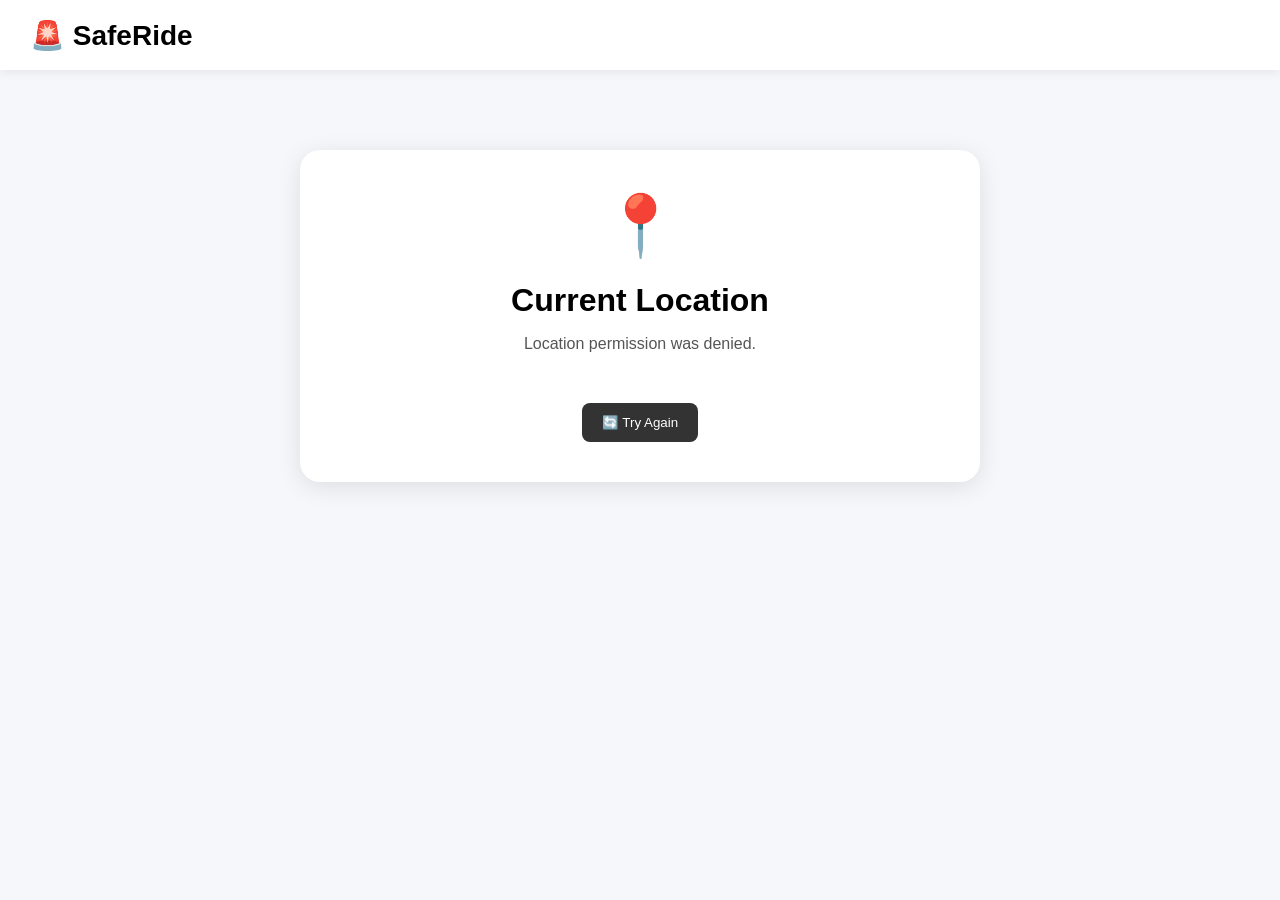
<file: templates/current_location.html>
<!DOCTYPE html>
<html lang="en">

<head>
    <meta charset="UTF-8">
    <meta name="viewport" content="width=device-width, initial-scale=1.0">

    <title>Current Location - SafeRide</title>

    <style>
        body {
            margin: 0;
            font-family: Arial, sans-serif;
            background: #f5f7fb;
        }

        .navbar {
            height: 70px;
            background: white;
            display: flex;
            align-items: center;
            padding: 0 30px;
            box-shadow: 0 2px 10px rgba(0,0,0,0.08);
        }

        .logo {
            font-size: 28px;
            font-weight: bold;
        }

        .container {
            max-width: 600px;
            margin: 80px auto;
            text-align: center;
            background: white;
            padding: 40px;
            border-radius: 20px;
            box-shadow: 0 5px 25px rgba(0,0,0,0.1);
        }

        .icon {
            font-size: 60px;
        }

        h1 {
            margin-bottom: 10px;
        }

        #status {
            color: #555;
            margin-bottom: 30px;
        }

        .location-box {
            padding: 25px;
            background: #f8f9fa;
            border-radius: 15px;
            margin-top: 20px;
        }

        .location-box p {
            font-size: 18px;
        }

        .map-button {
            display: inline-block;
            margin-top: 15px;
            padding: 14px 22px;
            background: #ef3340;
            color: white;
            text-decoration: none;
            border-radius: 10px;
            font-weight: bold;
        }

        .map-button:hover {
            background: #d92330;
        }

        button {
            margin-top: 20px;
            padding: 12px 20px;
            border: none;
            border-radius: 8px;
            background: #333;
            color: white;
            cursor: pointer;
        }

        .loader {
            margin: 20px auto;
            border: 5px solid #eee;
            border-top: 5px solid #ef3340;
            border-radius: 50%;
            width: 40px;
            height: 40px;
            animation: spin 1s linear infinite;
        }

        @keyframes spin {
            100% {
                transform: rotate(360deg);
            }
        }
    </style>
</head>

<body>

    <nav class="navbar">
        <div class="logo">🚨 SafeRide</div>
    </nav>

    <div class="container">

        <div class="icon">📍</div>

        <h1>Current Location</h1>

        <p id="status">
            Getting your current location...
        </p>

        <div class="loader" id="loader"></div>

        <div id="location-result"></div>

        <button id="retry-button"
                onclick="getLocation()"
                style="display:none;">
            🔄 Try Again
        </button>

    </div>


    <script>

        const status = document.getElementById("status");
        const result = document.getElementById("location-result");
        const loader = document.getElementById("loader");
        const retryButton = document.getElementById("retry-button");


        function getLocation() {

            status.textContent =
                "Getting your current location...";

            result.innerHTML = "";

            loader.style.display = "block";

            retryButton.style.display = "none";


            if (!navigator.geolocation) {

                loader.style.display = "none";

                status.textContent =
                    "GPS is not supported on this device.";

                retryButton.style.display =
                    "inline-block";

                return;
            }


            navigator.geolocation.getCurrentPosition(

                function(position) {

                    const latitude =
                        position.coords.latitude;

                    const longitude =
                        position.coords.longitude;


                    loader.style.display = "none";

                    status.textContent =
                        "Location detected successfully!";


                    result.innerHTML = `

                        <div class="location-box">

                            <p>
                                <strong>Latitude:</strong>
                                ${latitude}
                            </p>

                            <p>
                                <strong>Longitude:</strong>
                                ${longitude}
                            </p>

                            <a
                                href="https://www.google.com/maps?q=${latitude},${longitude}"
                                target="_blank"
                                class="map-button">

                                📍 Open Location in Google Maps

                            </a>

                        </div>

                    `;

                },


                function(error) {

                    loader.style.display = "none";

                    retryButton.style.display =
                        "inline-block";


                    if (error.code === 1) {

                        status.textContent =
                            "Location permission was denied.";

                    }

                    else if (error.code === 2) {

                        status.textContent =
                            "Location is currently unavailable.";

                    }

                    else if (error.code === 3) {

                        status.textContent =
                            "Location request timed out.";

                    }

                    else {

                        status.textContent =
                            "Unable to get your location.";

                    }

                },


                {
                    enableHighAccuracy: true,
                    timeout: 20000,
                    maximumAge: 0
                }

            );
        }


        getLocation();

    </script>

</body>

</html>
</file>
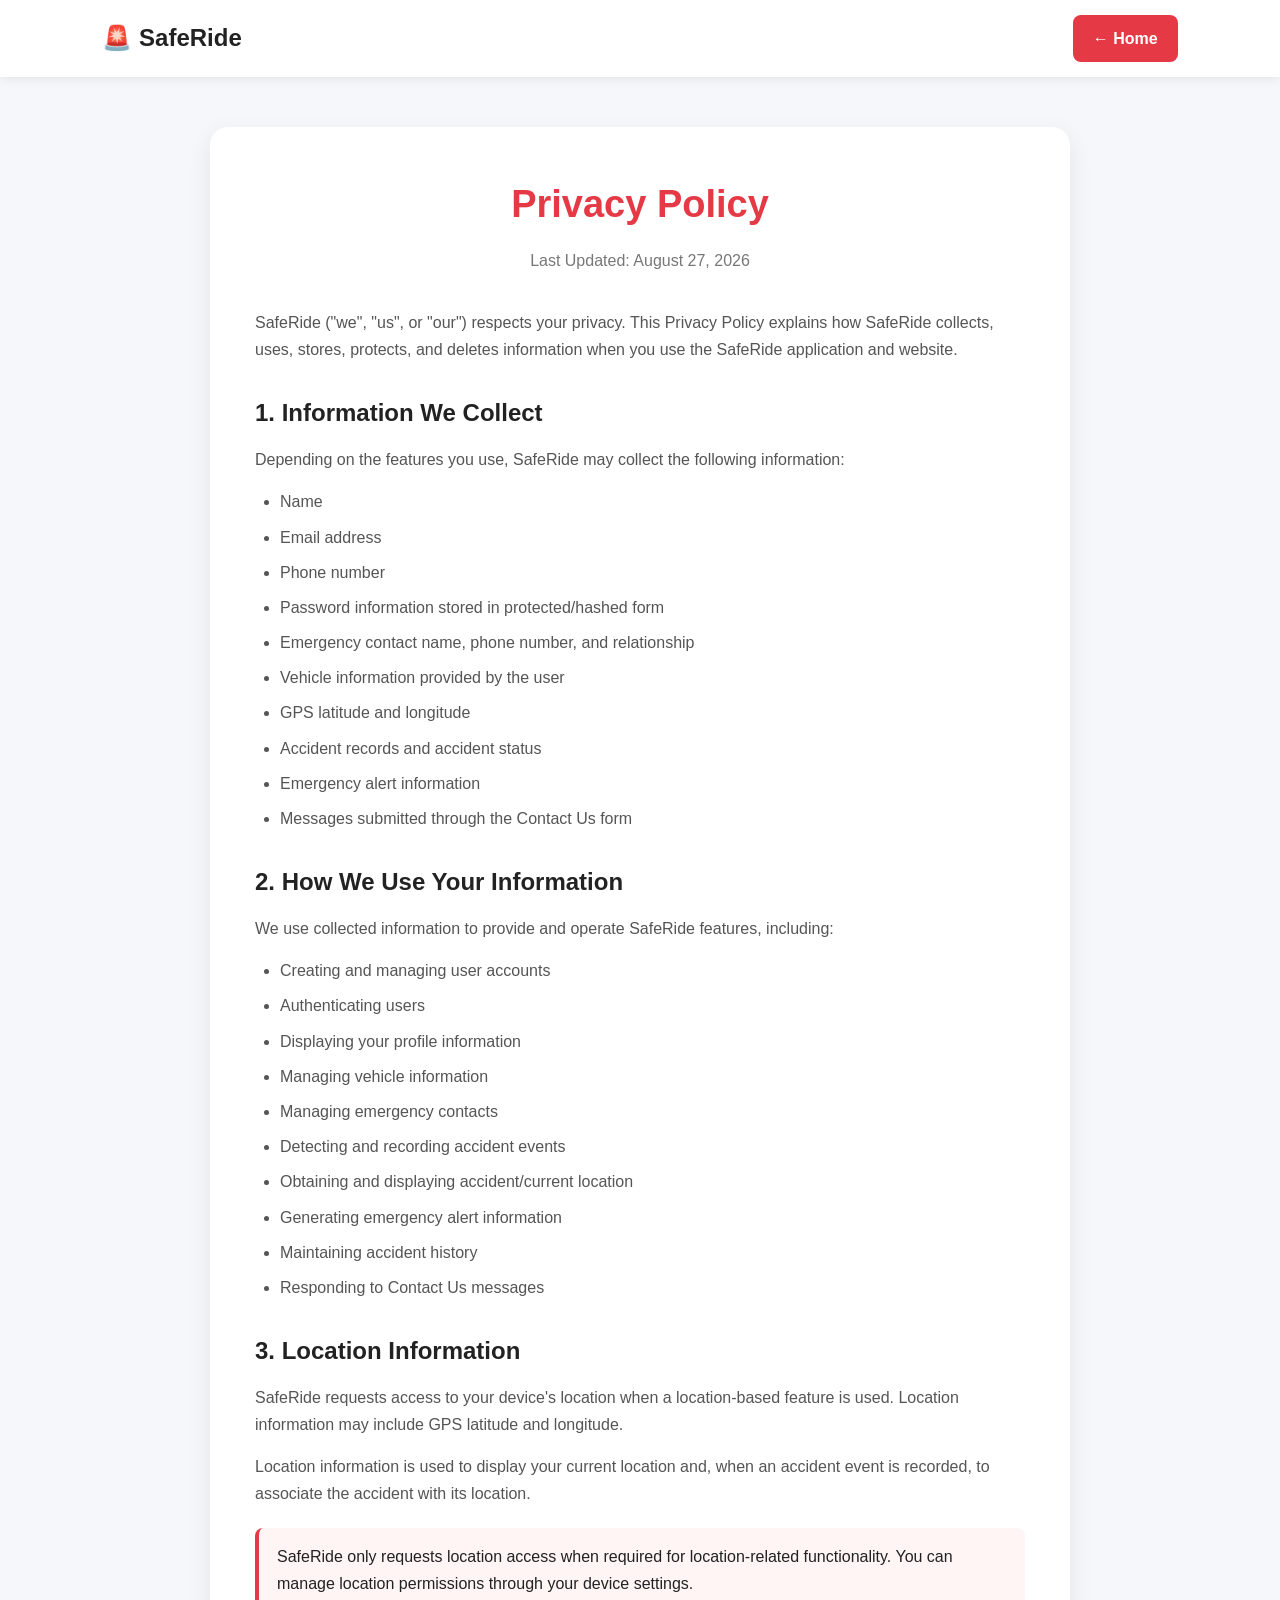
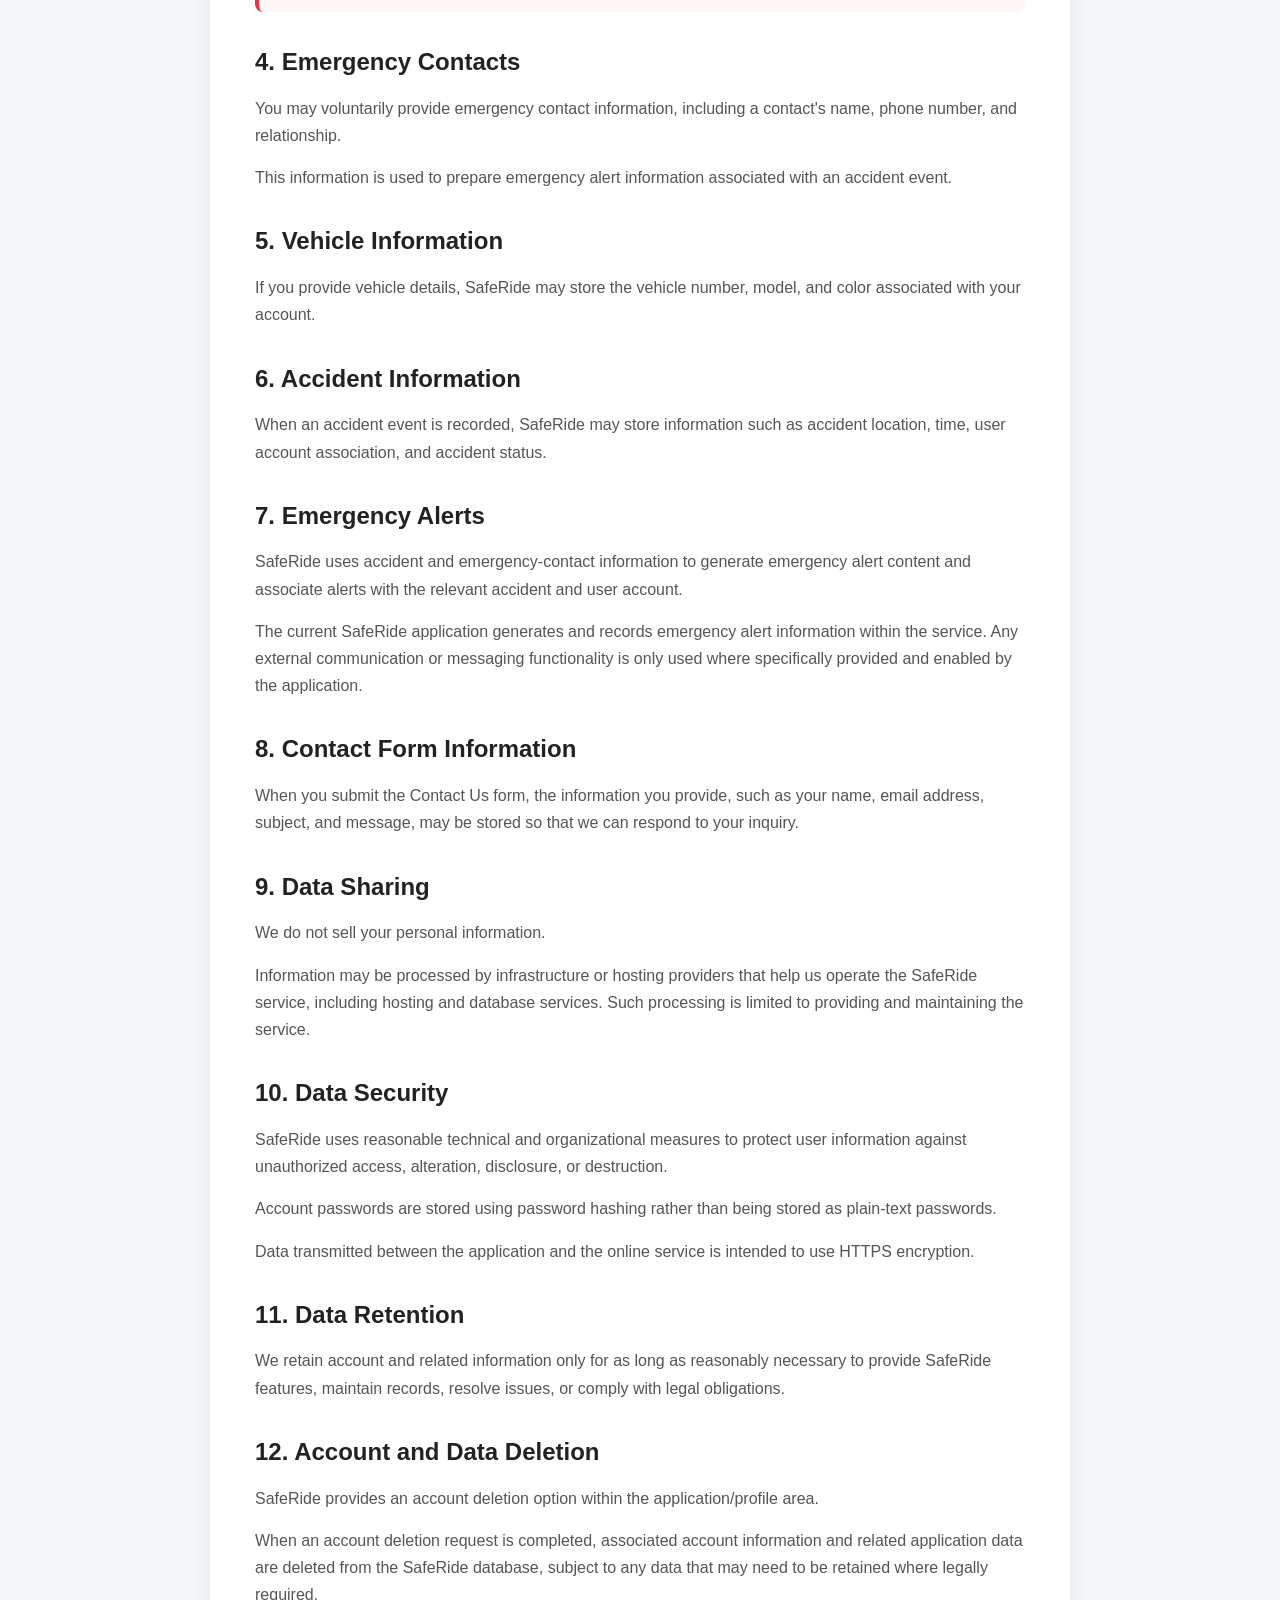
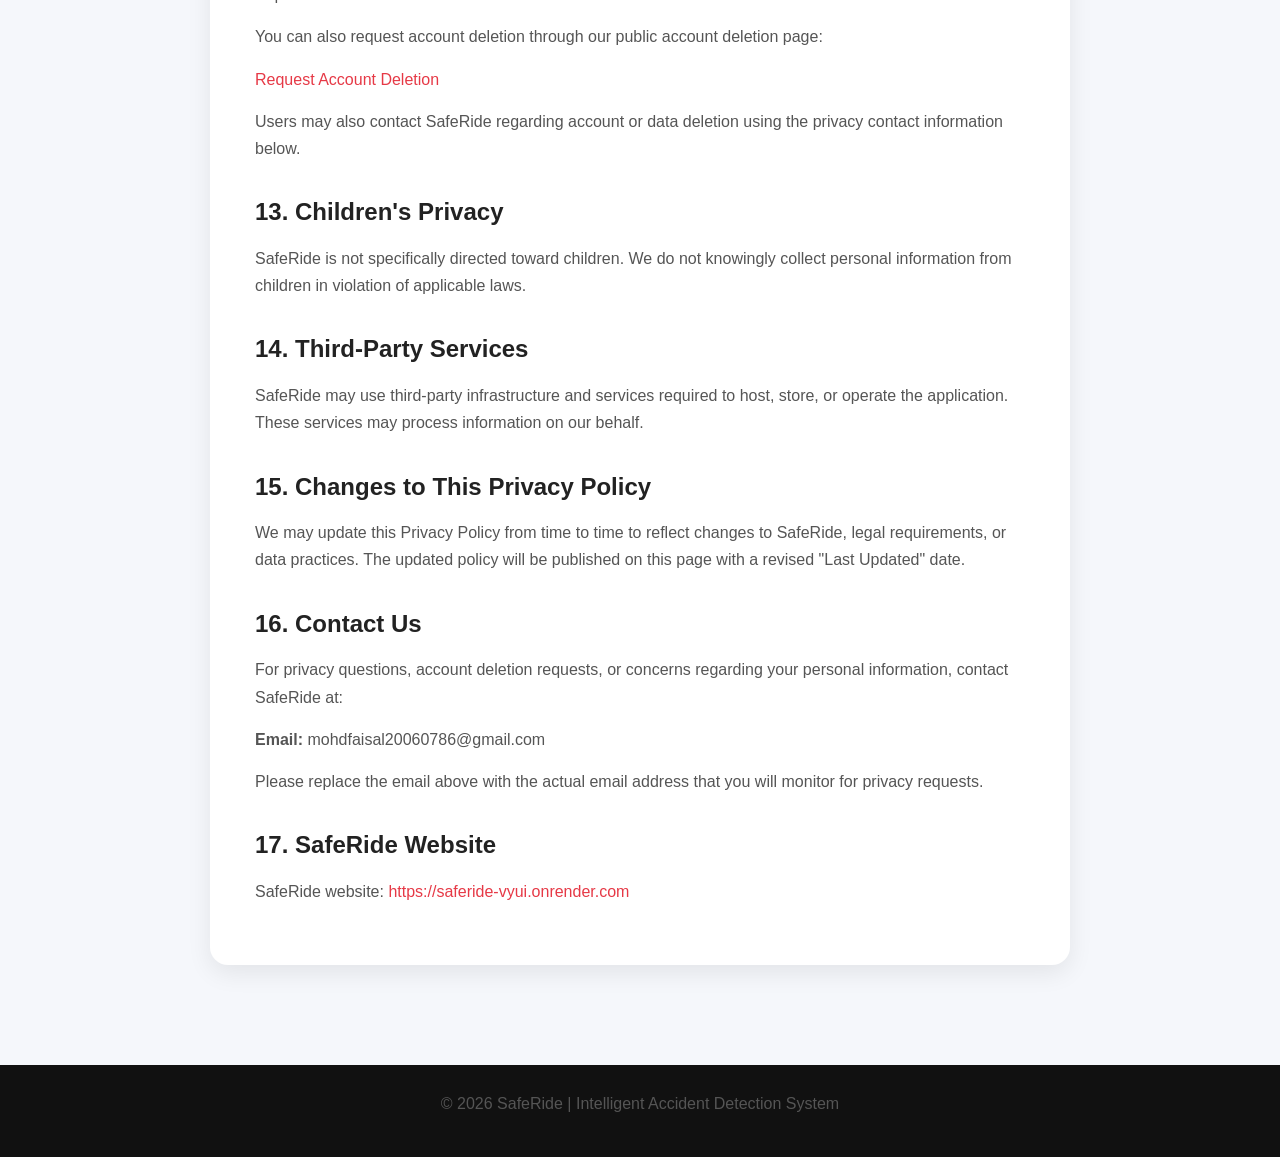
<file: templates/privacy-policy.html>
<!DOCTYPE html>
<html lang="en">

<head>
    <meta charset="UTF-8">
    <meta name="viewport" content="width=device-width, initial-scale=1.0">

    <title>Privacy Policy - SafeRide</title>

    <style>
        * {
            box-sizing: border-box;
            margin: 0;
            padding: 0;
        }

        body {
            font-family: Arial, sans-serif;
            background: #f5f7fb;
            color: #222;
            line-height: 1.7;
        }

        .navbar {
            background: white;
            min-height: 70px;
            display: flex;
            align-items: center;
            justify-content: space-between;
            padding: 15px 8%;
            box-shadow: 0 2px 10px rgba(0, 0, 0, 0.08);
        }

        .logo {
            font-size: 24px;
            font-weight: bold;
        }

        .back-btn {
            text-decoration: none;
            background: #e63946;
            color: white;
            padding: 10px 20px;
            border-radius: 8px;
            font-weight: bold;
        }

        .privacy-container {
            max-width: 900px;
            margin: 50px auto;
            padding: 0 20px 50px;
        }

        .privacy-card {
            background: white;
            padding: 45px;
            border-radius: 18px;
            box-shadow: 0 8px 25px rgba(0, 0, 0, 0.08);
        }

        h1 {
            text-align: center;
            color: #e63946;
            margin-bottom: 10px;
            font-size: 38px;
        }

        .updated {
            text-align: center;
            color: #777;
            margin-bottom: 35px;
        }

        h2 {
            font-size: 24px;
            margin-top: 30px;
            margin-bottom: 12px;
        }

        p {
            margin-bottom: 15px;
            color: #555;
        }

        ul {
            margin: 10px 0 15px 25px;
            color: #555;
        }

        li {
            margin-bottom: 8px;
        }

        a {
            color: #e63946;
            text-decoration: none;
        }

        a:hover {
            text-decoration: underline;
        }

        .important {
            background: #fff5f5;
            border-left: 4px solid #e63946;
            padding: 15px 18px;
            margin: 20px 0;
            border-radius: 8px;
        }

        footer {
            text-align: center;
            padding: 25px;
            background: #111;
            color: white;
        }

        @media (max-width: 600px) {

            .navbar {
                padding: 15px 20px;
            }

            .privacy-container {
                margin: 25px auto;
                padding: 0 15px 30px;
            }

            .privacy-card {
                padding: 25px 20px;
            }

            h1 {
                font-size: 30px;
            }

            h2 {
                font-size: 21px;
            }

            .back-btn {
                padding: 8px 12px;
                font-size: 14px;
            }
        }
    </style>

</head>

<body>

    <nav class="navbar">

        <div class="logo">
            🚨 SafeRide
        </div>

        <a href="/" class="back-btn">
            ← Home
        </a>

    </nav>


    <main class="privacy-container">

        <div class="privacy-card">

            <h1>Privacy Policy</h1>

            <p class="updated">
                Last Updated: August 27, 2026
            </p>


            <p>
                SafeRide ("we", "us", or "our") respects your privacy.
                This Privacy Policy explains how SafeRide collects, uses,
                stores, protects, and deletes information when you use the
                SafeRide application and website.
            </p>


            <h2>1. Information We Collect</h2>

            <p>
                Depending on the features you use, SafeRide may collect
                the following information:
            </p>

            <ul>
                <li>Name</li>
                <li>Email address</li>
                <li>Phone number</li>
                <li>Password information stored in protected/hashed form</li>
                <li>Emergency contact name, phone number, and relationship</li>
                <li>Vehicle information provided by the user</li>
                <li>GPS latitude and longitude</li>
                <li>Accident records and accident status</li>
                <li>Emergency alert information</li>
                <li>Messages submitted through the Contact Us form</li>
            </ul>


            <h2>2. How We Use Your Information</h2>

            <p>
                We use collected information to provide and operate
                SafeRide features, including:
            </p>

            <ul>
                <li>Creating and managing user accounts</li>
                <li>Authenticating users</li>
                <li>Displaying your profile information</li>
                <li>Managing vehicle information</li>
                <li>Managing emergency contacts</li>
                <li>Detecting and recording accident events</li>
                <li>Obtaining and displaying accident/current location</li>
                <li>Generating emergency alert information</li>
                <li>Maintaining accident history</li>
                <li>Responding to Contact Us messages</li>
            </ul>


            <h2>3. Location Information</h2>

            <p>
                SafeRide requests access to your device's location when
                a location-based feature is used. Location information may
                include GPS latitude and longitude.
            </p>

            <p>
                Location information is used to display your current
                location and, when an accident event is recorded, to
                associate the accident with its location.
            </p>

            <div class="important">
                SafeRide only requests location access when required for
                location-related functionality. You can manage location
                permissions through your device settings.
            </div>


            <h2>4. Emergency Contacts</h2>

            <p>
                You may voluntarily provide emergency contact information,
                including a contact's name, phone number, and relationship.
            </p>

            <p>
                This information is used to prepare emergency alert
                information associated with an accident event.
            </p>


            <h2>5. Vehicle Information</h2>

            <p>
                If you provide vehicle details, SafeRide may store the
                vehicle number, model, and color associated with your
                account.
            </p>


            <h2>6. Accident Information</h2>

            <p>
                When an accident event is recorded, SafeRide may store
                information such as accident location, time, user account
                association, and accident status.
            </p>


            <h2>7. Emergency Alerts</h2>

            <p>
                SafeRide uses accident and emergency-contact information
                to generate emergency alert content and associate alerts
                with the relevant accident and user account.
            </p>

            <p>
                The current SafeRide application generates and records
                emergency alert information within the service. Any
                external communication or messaging functionality is
                only used where specifically provided and enabled by
                the application.
            </p>


            <h2>8. Contact Form Information</h2>

            <p>
                When you submit the Contact Us form, the information you
                provide, such as your name, email address, subject, and
                message, may be stored so that we can respond to your
                inquiry.
            </p>


            <h2>9. Data Sharing</h2>

            <p>
                We do not sell your personal information.
            </p>

            <p>
                Information may be processed by infrastructure or hosting
                providers that help us operate the SafeRide service,
                including hosting and database services. Such processing
                is limited to providing and maintaining the service.
            </p>


            <h2>10. Data Security</h2>

            <p>
                SafeRide uses reasonable technical and organizational
                measures to protect user information against unauthorized
                access, alteration, disclosure, or destruction.
            </p>

            <p>
                Account passwords are stored using password hashing rather
                than being stored as plain-text passwords.
            </p>

            <p>
                Data transmitted between the application and the online
                service is intended to use HTTPS encryption.
            </p>


            <h2>11. Data Retention</h2>

            <p>
                We retain account and related information only for as long
                as reasonably necessary to provide SafeRide features,
                maintain records, resolve issues, or comply with legal
                obligations.
            </p>


            <h2>12. Account and Data Deletion</h2>

            <p>
                SafeRide provides an account deletion option within the
                application/profile area.
            </p>

            <p>
                When an account deletion request is completed, associated
                account information and related application data are
                deleted from the SafeRide database, subject to any data
                that may need to be retained where legally required.
            </p>

            <p>
                You can also request account deletion through our public
                account deletion page:
            </p>

            <p>
                <a href="https://saferide-vyui.onrender.com/account-deletion">
                    Request Account Deletion
                </a>
            </p>

            <p>
                Users may also contact SafeRide regarding account or data
                deletion using the privacy contact information below.
            </p>


            <h2>13. Children's Privacy</h2>

            <p>
                SafeRide is not specifically directed toward children.
                We do not knowingly collect personal information from
                children in violation of applicable laws.
            </p>


            <h2>14. Third-Party Services</h2>

            <p>
                SafeRide may use third-party infrastructure and services
                required to host, store, or operate the application.
                These services may process information on our behalf.
            </p>


            <h2>15. Changes to This Privacy Policy</h2>

            <p>
                We may update this Privacy Policy from time to time to
                reflect changes to SafeRide, legal requirements, or data
                practices. The updated policy will be published on this
                page with a revised "Last Updated" date.
            </p>


            <h2>16. Contact Us</h2>

            <p>
                For privacy questions, account deletion requests, or
                concerns regarding your personal information, contact
                SafeRide at:
            </p>

            <p>
                <strong>Email:</strong>
                mohdfaisal20060786@gmail.com
            </p>

            <p>
                Please replace the email above with the actual email
                address that you will monitor for privacy requests.
            </p>


            <h2>17. SafeRide Website</h2>

            <p>
                SafeRide website:
                <a href="https://saferide-vyui.onrender.com">
                    https://saferide-vyui.onrender.com
                </a>
            </p>


        </div>

    </main>


    <footer>

        <p>
            © 2026 SafeRide | Intelligent Accident Detection System
        </p>

    </footer>

</body>

</html>
</file>
